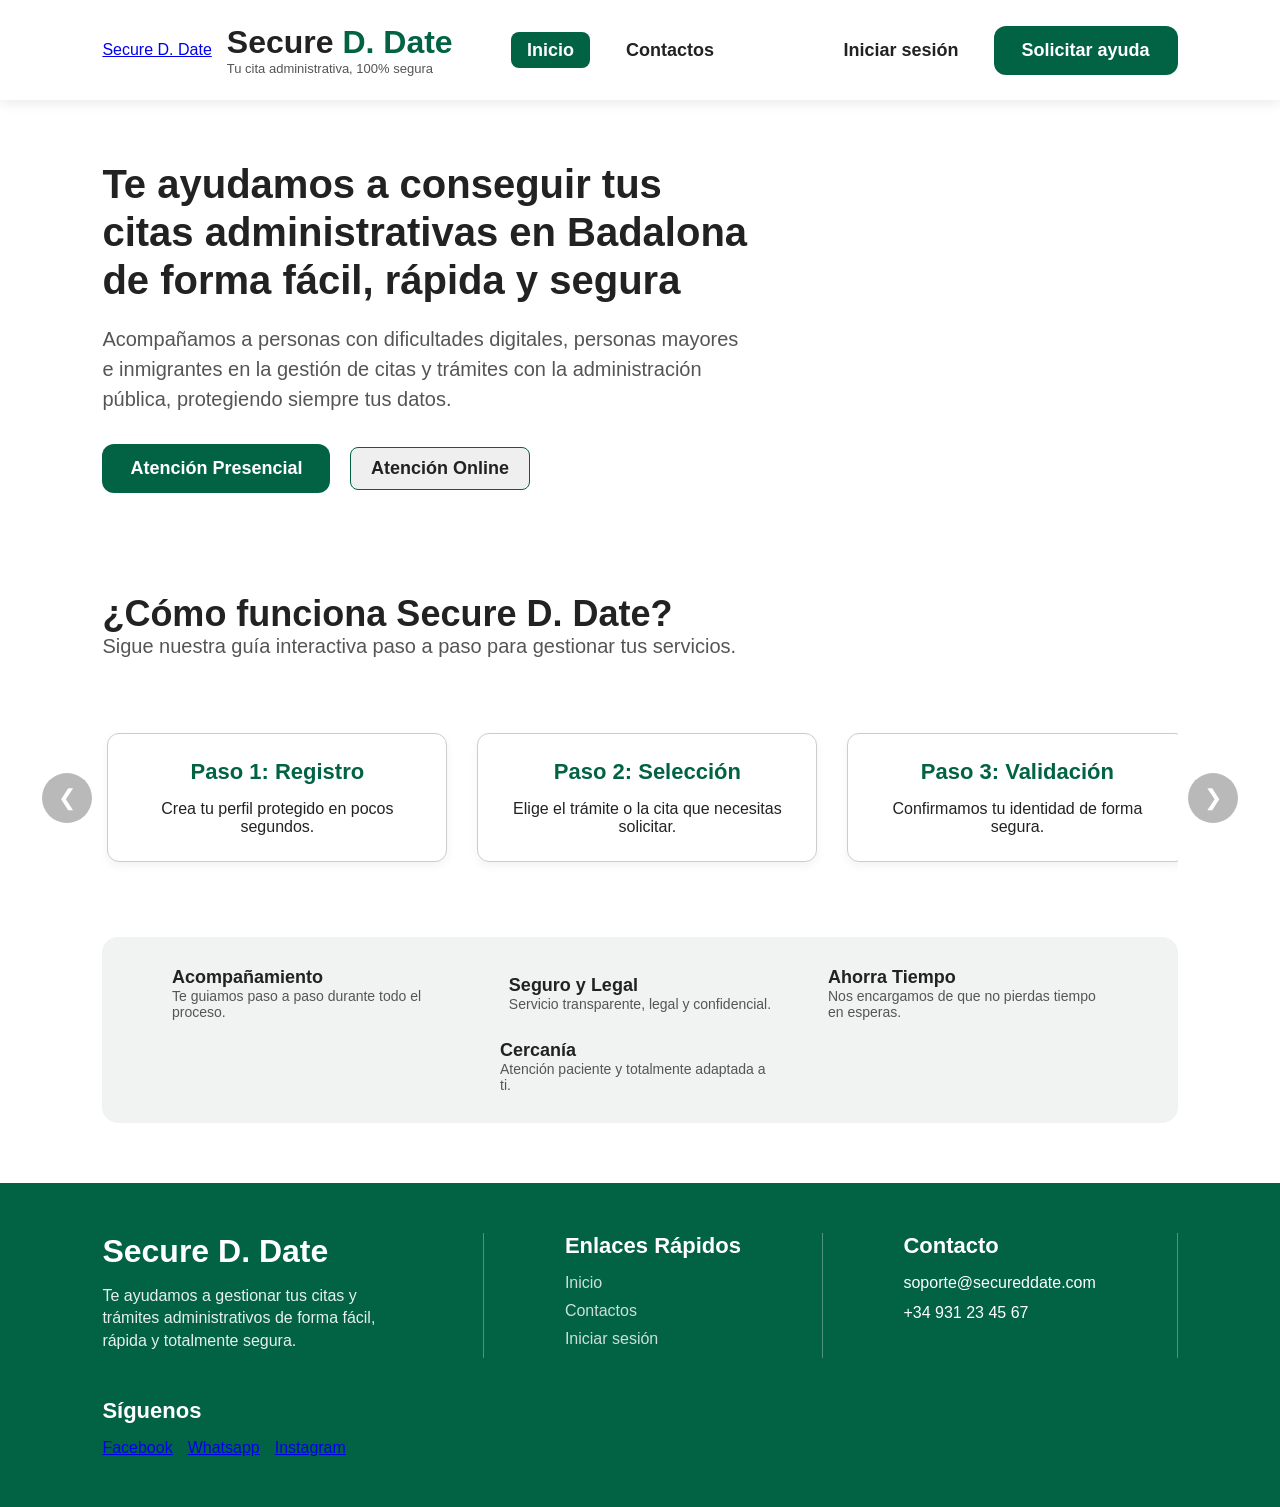
<file: index.html>
<!DOCTYPE html>
<html lang="es">
<head>
    <meta charset="UTF-8">
    <meta name="viewport" content="width=device-width, initial-scale=1.0">
    <title>Secure D. Date - Inicio</title>
    <link rel="stylesheet" href="style.css">
</head>
<body>
    <main>
        <header class="main-header">
            <div class="logo-block">
                <a href="index.html">Secure D. Date</a>
                <div class="logo-words">
                    <h1>Secure <span>D. Date</span></h1>
                    <p>Tu cita administrativa, 100% segura</p>
                </div>
            </div>
            
            <nav>
                <ul class="nav-menu">
                    <li><a href="index.html" class="nav-link active">Inicio</a></li>
                    <li><a href="contacto.html" class="nav-link">Contactos</a></li>
                    <li id="userName" style="font-weight: bold; color: #026344; margin-left: 15px;"></li>
                </ul>
            </nav>

            <div class="header-buttons">
                <a href="login.html" class="btn-secondary">Iniciar sesión</a>
                <a href="contacto.html" class="btn-primary">Solicitar ayuda</a>
            </div>
        </header>

        <section class="hero-section">
            <div class="hero-text">
                <h2>Te ayudamos a conseguir tus citas administrativas en Badalona de forma fácil, rápida y segura</h2>
                <p>Acompañamos a personas con dificultades digitales, personas mayores e inmigrantes en la gestión de citas y trámites con la administración pública, protegiendo siempre tus datos.</p>
                <div>
                    <button class="btn-primary">Atención Presencial</button>
                    <button class="btn-secondary" style="border: 1px solid #026344; margin-left: 15px;">Atención Online</button>
                </div>
            </div>
        </section>

        <div class="intro-container">
            <div class="intro-title-block">
                <div class="intro-text-block">
                    <h2>¿Cómo funciona Secure D. Date?</h2>
                    <p>Sigue nuestra guía interactiva paso a paso para gestionar tus servicios.</p>
                </div>
            </div>
        </div>

        <section class="productos-container">
            <div class="slider-wrapper">
                <button class="arrow left">&#10094;</button>
                
                <div class="slider-track">
                    <div class="card">
                        <h3>Paso 1: Registro</h3>
                        <p>Crea tu perfil protegido en pocos segundos.</p>
                    </div>
                    <div class="card">
                        <h3>Paso 2: Selección</h3>
                        <p>Elige el trámite o la cita que necesitas solicitar.</p>
                    </div>
                    <div class="card">
                        <h3>Paso 3: Validación</h3>
                        <p>Confirmamos tu identidad de forma segura.</p>
                    </div>
                    <div class="card">
                        <h3>Paso 4: Acompañamiento</h3>
                        <p>Te guiamos el día y hora de tu cita.</p>
                    </div>
                </div>

                <button class="arrow right">&#10095;</button>
            </div>
        </section>

        <div class="features-banner">
            <div class="feature-item">
                <div class="feature-text">
                    <h4>Acompañamiento</h4>
                    <p>Te guiamos paso a paso durante todo el proceso.</p>
                </div>
            </div>
            <div class="feature-item">
                <div class="feature-text">
                    <h4>Seguro y Legal</h4>
                    <p>Servicio transparente, legal y confidencial.</p>
                </div>
            </div>
            <div class="feature-item">
                <div class="feature-text">
                    <h4>Ahorra Tiempo</h4>
                    <p>Nos encargamos de que no pierdas tiempo en esperas.</p>
                </div>
            </div>
            <div class="feature-item">
                <div class="feature-text">
                    <h4>Cercanía</h4>
                    <p>Atención paciente y totalmente adaptada a ti.</p>
                </div>
            </div>
        </div>

        <footer class="main-footer">
            <div class="footer-container">
                <div class="footer-brand">
                    <div class="footer-logo-block">
                        <h2>Secure D. Date</h2>
                    </div>
                    <p>Te ayudamos a gestionar tus citas y trámites administrativos de forma fácil, rápida y totalmente segura.</p>
                </div>
                <div class="footer-divider"></div>
                <div class="footer-links">
                    <h3>Enlaces Rápidos</h3>
                    <ul>
                        <li><a href="index.html">Inicio</a></li>
                        <li><a href="contacto.html">Contactos</a></li>
                        <li><a href="login.html">Iniciar sesión</a></li>
                    </ul>
                </div>
                <div class="footer-divider"></div>
                <div class="footer-contact">
                    <h3>Contacto</h3>
                    <div class="footer-contact-list">
                        <div class="footer-contact-item">
                            <p>soporte@secureddate.com</p>
                        </div>
                        <div class="footer-contact-item">
                            <p>+34 931 23 45 67</p>
                        </div>
                    </div>
                </div>
                <div class="footer-divider"></div>
                <div class="footer-socials">
                    <h3>Síguenos</h3>
                    <div class="footer-social-icons">
                        <a href="#">Facebook</a>
                        <a href="#">Whatsapp</a>
                        <a href="#">Instagram</a>
                    </div>
                </div>
            </div>
        </footer>
    </main>
    <script src="script.js"></script>
</body>
</html>
</file>
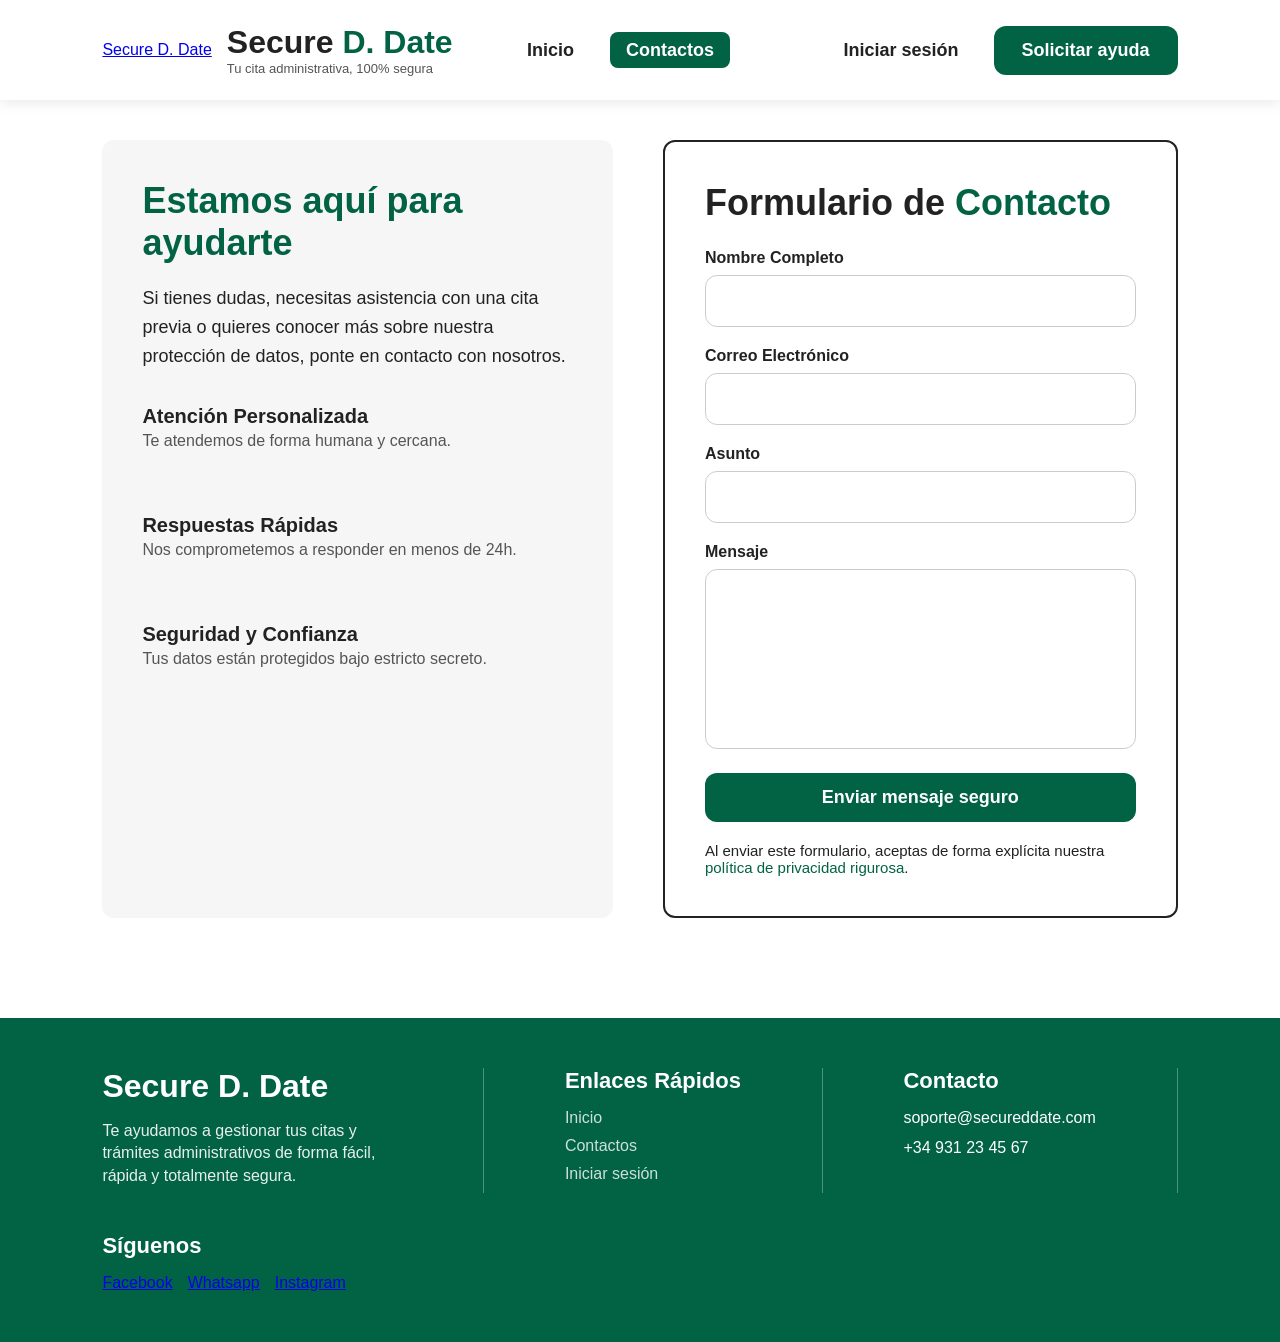
<file: contacto.html>
<!DOCTYPE html>
<html lang="es">
<head>
    <meta charset="UTF-8">
    <meta name="viewport" content="width=device-width, initial-scale=1.0">
    <title>Secure D. Date - Contacto</title>
    <link rel="stylesheet" href="style.css">
</head>
<body>
    <main>
        <header class="main-header">
            <div class="logo-block">
                <a href="index.html">Secure D. Date</a>
                <div class="logo-words">
                    <h1>Secure <span>D. Date</span></h1>
                    <p>Tu cita administrativa, 100% segura</p>
                </div>
            </div>
            <nav>
                <ul class="nav-menu">
                    <li><a href="index.html" class="nav-link">Inicio</a></li>
                    <li><a href="contacto.html" class="nav-link active">Contactos</a></li>
                    <li id="userName" style="font-weight: bold; color: #026344; margin-left: 15px;"></li>
                </ul>
            </nav>
            <div class="header-buttons">
                <a href="login.html" class="btn-secondary">Iniciar sesión</a>
                <a href="contacto.html" class="btn-primary">Solicitar ayuda</a>
            </div>
        </header>

        <div class="form-view-container">
            <div class="info-side-panel">
                <h2>Estamos aquí para ayudarte</h2>
                <p>Si tienes dudas, necesitas asistencia con una cita previa o quieres conocer más sobre nuestra protección de datos, ponte en contacto con nosotros.</p>
                
                <div class="info-list">
                    <div class="info-item">
                        <div class="info-item-text">
                            <h4>Atención Personalizada</h4>
                            <p>Te atendemos de forma humana y cercana.</p>
                        </div>
                    </div>
                    <div class="info-item">
                        <div class="info-item-text">
                            <h4>Respuestas Rápidas</h4>
                            <p>Nos comprometemos a responder en menos de 24h.</p>
                        </div>
                    </div>
                    <div class="info-item">
                        <div class="info-item-text">
                            <h4>Seguridad y Confianza</h4>
                            <p>Tus datos están protegidos bajo estricto secreto.</p>
                        </div>
                    </div>
                </div>
            </div>

            <form id="contactForm" class="form-box">
                <h2>Formulario de <span>Contacto</span></h2>
                
                <div class="form-group">
                    <label for="nombre">Nombre Completo</label>
                    <input type="text" id="nombre" class="form-input">
                </div>

                <div class="form-group">
                    <label for="email">Correo Electrónico</label>
                    <input type="email" id="email" class="form-input">
                </div>

                <div class="form-group">
                    <label for="asunto">Asunto</label>
                    <input type="text" id="asunto" class="form-input">
                </div>

                <div class="form-group">
                    <label for="mensaje">Mensaje</label>
                    <textarea id="mensaje" class="form-input"></textarea>
                </div>

                <button type="submit" id="sendMessage" class="btn-primary w-full">Enviar mensaje seguro</button>

                <div class="form-notice">
                    <p>Al enviar este formulario, aceptas de forma explícita nuestra <span>política de privacidad rigurosa</span>.</p>
                </div>
            </form>
        </div>

        <footer class="main-footer">
            <div class="footer-container">
                <div class="footer-brand">
                    <div class="footer-logo-block">
                        <h2>Secure D. Date</h2>
                    </div>
                    <p>Te ayudamos a gestionar tus citas y trámites administrativos de forma fácil, rápida y totalmente segura.</p>
                </div>
                <div class="footer-divider"></div>
                <div class="footer-links">
                    <h3>Enlaces Rápidos</h3>
                    <ul>
                        <li><a href="index.html">Inicio</a></li>
                        <li><a href="contacto.html">Contactos</a></li>
                        <li><a href="login.html">Iniciar sesión</a></li>
                    </ul>
                </div>
                <div class="footer-divider"></div>
                <div class="footer-contact">
                    <h3>Contacto</h3>
                    <div class="footer-contact-list">
                        <div class="footer-contact-item">
                            <p>soporte@secureddate.com</p>
                        </div>
                        <div class="footer-contact-item">
                            <p>+34 931 23 45 67</p>
                        </div>
                    </div>
                </div>
                <div class="footer-divider"></div>
                <div class="footer-socials">
                    <h3>Síguenos</h3>
                    <div class="footer-social-icons">
                        <a href="#">Facebook</a>
                        <a href="#">Whatsapp</a>
                        <a href="#">Instagram</a>
                    </div>
                </div>
            </div>
        </footer>
    </main>
    <script src="script.js"></script>
</body>
</html>
</file>
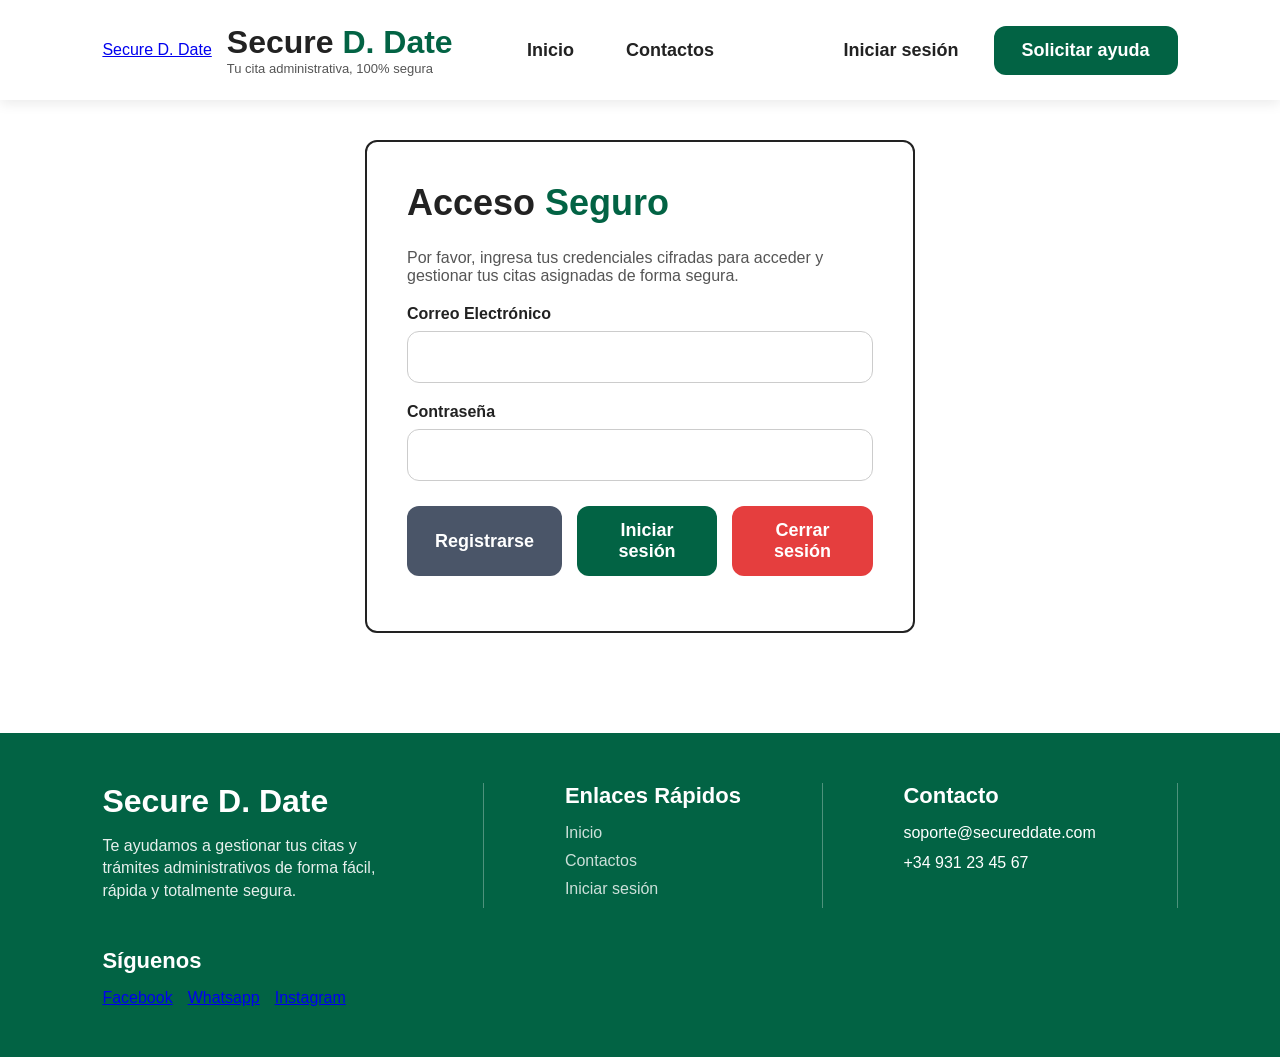
<file: login.html>
<!DOCTYPE html>
<html lang="es">
<head>
    <meta charset="UTF-8">
    <meta name="viewport" content="width=device-width, initial-scale=1.0">
    <title>Secure D. Date - Acceso</title>
    <link rel="stylesheet" href="style.css">
</head>
<body>
    <main>
        <header class="main-header">
            <div class="logo-block">
                <a href="index.html">Secure D. Date</a>
                <div class="logo-words">
                    <h1>Secure <span>D. Date</span></h1>
                    <p>Tu cita administrativa, 100% segura</p>
                </div>
            </div>
            <nav>
                <ul class="nav-menu">
                    <li><a href="index.html" class="nav-link">Inicio</a></li>
                    <li><a href="contacto.html" class="nav-link">Contactos</a></li>
                    <li id="userName" style="font-weight: bold; color: #026344; margin-left: 15px;"></li>
                </ul>
            </nav>
            <div class="header-buttons">
                <a href="login.html" class="btn-secondary">Iniciar sesión</a>
                <a href="contacto.html" class="btn-primary">Solicitar ayuda</a>
            </div>
        </header>

        <div class="form-view-container">
            <form id="loginForm" class="form-box" style="max-width: 550px;">
                <h2>Acceso <span>Seguro</span></h2>
                <p style="color: var(--text-muted); margin-bottom: 20px;">Por favor, ingresa tus credenciales cifradas para acceder y gestionar tus citas asignadas de forma segura.</p>
                
                <div class="form-group">
                    <label for="email">Correo Electrónico</label>
                    <input type="email" id="email" class="form-input">
                </div>

                <div class="form-group">
                    <label for="password">Contraseña</label>
                    <input type="password" id="password" class="form-input">
                </div>

                <div class="button-row">
                    <button id="register" class="btn-gray">Registrarse</button>
                    <button id="login" class="btn-primary">Iniciar sesión</button>
                    <button id="logout" class="btn-danger">Cerrar sesión</button>
                </div>

                <p id="message" class="status-message"></p>
            </form>


        </div>

        <footer class="main-footer">
            <div class="footer-container">
                <div class="footer-brand">
                    <div class="footer-logo-block">
                        <h2>Secure D. Date</h2>
                    </div>
                    <p>Te ayudamos a gestionar tus citas y trámites administrativos de forma fácil, rápida y totalmente segura.</p>
                </div>
                <div class="footer-divider"></div>
                <div class="footer-links">
                    <h3>Enlaces Rápidos</h3>
                    <ul>
                        <li><a href="index.html">Inicio</a></li>
                        <li><a href="contacto.html">Contactos</a></li>
                        <li><a href="login.html">Iniciar sesión</a></li>
                    </ul>
                </div>
                <div class="footer-divider"></div>
                <div class="footer-contact">
                    <h3>Contacto</h3>
                    <div class="footer-contact-list">
                        <div class="footer-contact-item">
                            <p>soporte@secureddate.com</p>
                        </div>
                        <div class="footer-contact-item">
                            <p>+34 931 23 45 67</p>
                        </div>
                    </div>
                </div>
                <div class="footer-divider"></div>
                <div class="footer-socials">
                    <h3>Síguenos</h3>
                    <div class="footer-social-icons">
                        <a href="#">Facebook</a>
                        <a href="#">Whatsapp</a>
                        <a href="#">Instagram</a>
                    </div>
                </div>
            </div>
        </footer>
    </main>
    <script src="script.js"></script>
</body>
</html>
</file>
<file: style.css>
/* ===== CONFIGURACIÓN GLOBAL ===== */
:root {
    --primary-color: #026344; /* Verde corporativo original */
    --primary-hover: #01442e;
    --bg-light: #f0f3f1;
    --bg-card: #f7f6f6;
    --text-dark: #222222;
    --text-muted: #555555;
    --white: #ffffff;
    --border-color: #cccccc;
}

* {
    margin: 0;
    padding: 0;
    box-sizing: border-box;
    font-family: 'Segoe UI', Tahoma, Geneva, Verdana, sans-serif;
}

body {
    color: var(--text-dark);
    background-color: var(--white);
    overflow-x: hidden;
}

/* ===== ENCABEZADO / NAVBAR ===== */
.main-header {
    display: flex;
    justify-content: space-between;
    align-items: center;
    padding: 20px 8%;
    height: 100px;
    box-shadow: 0 4px 12px rgba(0, 0, 0, 0.08);
    background-color: var(--white);
}

.logo-block {
    display: flex;
    align-items: center;
    gap: 15px;
}

.logo-block img {
    height: 55px;
    width: auto;
}

.logo-words h1 {
    font-size: 32px;
    font-weight: 700;
}

.logo-words h1 span {
    color: var(--primary-color);
}

.logo-words p {
    font-size: 13px;
    color: var(--text-muted);
}

.nav-menu {
    display: flex;
    align-items: center;
    gap: 20px;
    list-style: none;
}

.nav-link {
    text-decoration: none;
    font-size: 18px;
    font-weight: 600;
    color: var(--text-dark);
    padding: 8px 16px;
    border-radius: 8px;
    transition: all 0.3s ease;
}

.nav-link:hover {
    background-color: var(--bg-light);
    transform: translateY(-2px);
}

.nav-link.active {
    background-color: var(--primary-color);
    color: var(--white);
}

.header-buttons {
    display: flex;
    align-items: center;
    gap: 15px;
}

.btn-secondary {
    text-decoration: none;
    font-size: 18px;
    font-weight: 600;
    color: var(--text-dark);
    padding: 10px 20px;
    border-radius: 8px;
    transition: all 0.3s ease;
}

.btn-secondary:hover {
    background-color: var(--bg-light);
    transform: translateY(-2px);
}

.btn-primary {
    text-decoration: none;
    font-size: 18px;
    font-weight: 600;
    color: var(--white);
    background-color: var(--primary-color);
    padding: 14px 28px;
    border-radius: 12px;
    transition: all 0.3s ease;
    border: none;
    cursor: pointer;
}

.btn-primary:hover {
    background-color: var(--primary-hover);
    transform: translateY(-2px);
}

/* ===== SECCIÓN HERO / CONTENIDO PRINCIPAL ===== */
.hero-section {
    display: flex;
    align-items: center;
    justify-content: space-between;
    padding: 60px 8%;
    gap: 50px;
}

.hero-text {
    flex: 1;
    max-width: 650px;
}

.hero-text h2 {
    font-size: 40px;
    font-weight: 700;
    line-height: 1.2;
    margin-bottom: 20px;
}

.hero-text p {
    font-size: 20px;
    color: var(--text-muted);
    line-height: 1.5;
    margin-bottom: 30px;
}

.hero-image {
    flex: 1;
    display: flex;
    justify-content: center;
}

.hero-image img {
    width: 100%;
    max-width: 550px;
    height: auto;
    border-radius: 15px;
}

/* ===== SECCIÓN EXPLICATIVA (CÓMO FUNCIONA / INTRO) ===== */
.intro-container {
    padding: 40px 8% 10px 8%;
}

.intro-title-block {
    display: flex;
    align-items: center;
    gap: 20px;
    margin-bottom: 30px;
}

.icon-circle {
    width: 70px;
    height: 70px;
    background-color: var(--bg-light);
    border-radius: 50%;
    display: flex;
    justify-content: center;
    align-items: center;
}

.icon-circle img {
    width: 40px;
}

.intro-text-block h2 {
    font-size: 36px;
    font-weight: 700;
}

.intro-text-block p {
    font-size: 20px;
    color: var(--text-muted);
}

/* ===== CONTENEDOR SLIDER (PRODUCTOS / VIDEOS) ===== */
.productos-container {
    padding: 20px 8%;
    position: relative;
    display: flex;
    justify-content: center;
}

.slider-wrapper {
    position: relative;
    width: 100%;
    max-width: 1100px;
}

.slider-track {
    display: flex;
    gap: 30px;
    overflow-x: hidden; /* JavaScript manejará el scroll de forma limpia */
    scroll-behavior: smooth;
    padding: 15px 5px;
}

.card {
    flex: 0 0 340px; /* Ancho fijo para cada tarjeta */
    background-color: var(--white);
    border: 1px solid var(--border-color);
    border-radius: 12px;
    padding: 25px;
    text-align: center;
    box-shadow: 0 4px 10px rgba(0,0,0,0.05);
    transition: transform 0.3s ease, box-shadow 0.3s ease;
}

.card:hover {
    transform: translateY(-5px);
    box-shadow: 0 8px 20px rgba(0,0,0,0.1);
}

.card h3 {
    font-size: 22px;
    margin-bottom: 15px;
    color: var(--primary-color);
}

.card img {
    width: 100%;
    height: 180px;
    object-fit: cover;
    border-radius: 8px;
    margin-bottom: 15px;
}

/* Botones Flechas del Slider */
.arrow {
    position: absolute;
    top: 50%;
    transform: translateY(-50%);
    background-color: #b9b9b9;
    color: var(--white);
    border: none;
    width: 50px;
    height: 50px;
    border-radius: 50%;
    cursor: pointer;
    font-size: 22px;
    display: flex;
    align-items: center;
    justify-content: center;
    z-index: 10;
    transition: background 0.3s, transform 0.3s;
}

.arrow:hover {
    background-color: var(--primary-color);
    transform: translateY(-50%) scale(1.1);
}

.arrow.left { left: -60px; }
.arrow.right { right: -60px; }

/* ===== ICONOS DE CARACTERÍSTICAS (TERCER CONTAINER) ===== */
.features-banner {
    display: flex;
    justify-content: space-around;
    align-items: center;
    flex-wrap: wrap;
    background-color: var(--bg-light);
    padding: 30px 4%;
    margin: 40px 8%;
    border-radius: 16px;
    gap: 20px;
}

.feature-item {
    display: flex;
    align-items: center;
    gap: 15px;
    max-width: 280px;
}

.feature-item img {
    width: 60px;
    height: 60px;
    object-fit: contain;
}

.feature-text h4 {
    font-size: 18px;
    font-weight: 700;
}

.feature-text p {
    font-size: 14px;
    color: var(--text-muted);
}

/* ===== FORMULARIOS (CONTACTO / LOGIN) ===== */
.form-view-container {
    display: flex;
    justify-content: center;
    gap: 50px;
    padding: 40px 8%;
}

.info-side-panel {
    flex: 1;
    background-color: var(--bg-card);
    padding: 40px;
    border-radius: 12px;
    max-width: 550px;
}

.info-side-panel h2 {
    font-size: 36px;
    color: var(--primary-color);
    margin-bottom: 20px;
}

.info-side-panel p {
    font-size: 18px;
    line-height: 1.6;
    margin-bottom: 35px;
}

.info-list {
    display: flex;
    flex-content: column;
    flex-direction: column;
    gap: 25px;
}

.info-item {
    display: flex;
    align-items: center;
    gap: 20px;
}

.info-item .icon-box {
    background-color: #d7ece3;
    padding: 12px;
    border-radius: 50%;
    display: flex;
    align-items: center;
    justify-content: center;
}

.info-item img {
    width: 50px;
    height: 50px;
}

.info-item-text h4 {
    font-size: 20px;
    font-weight: 700;
}

.info-item-text p {
    font-size: 16px;
    color: var(--text-muted);
}

/* Cajas de Formulario */
.form-box {
    flex: 1;
    border: 2px solid var(--text-dark);
    border-radius: 12px;
    padding: 40px;
    max-width: 600px;
    background-color: var(--white);
}

.form-box h2 {
    font-size: 36px;
    margin-bottom: 25px;
}

.form-box h2 span {
    color: var(--primary-color);
}

.form-group {
    margin-bottom: 20px;
}

.form-group label {
    display: block;
    font-size: 16px;
    font-weight: 600;
    margin-bottom: 8px;
}

.form-input {
    width: 100%;
    padding: 16px;
    border: 1px solid var(--border-color);
    border-radius: 12px;
    font-size: 16px;
    outline: none;
    background-color: transparent;
    transition: border 0.3s;
}

.form-input:focus {
    border-color: var(--primary-color);
}

textarea.form-input {
    height: 180px;
    resize: none;
}

.w-full {
    width: 100%;
}

.form-notice {
    display: flex;
    align-items: center;
    gap: 10px;
    margin-top: 20px;
    font-size: 15px;
}

.form-notice img {
    width: 20px;
}

.form-notice span {
    color: var(--primary-color);
    cursor: pointer;
}

.button-row {
    display: flex;
    gap: 15px;
    margin-top: 25px;
}

.btn-gray {
    background-color: #4a5568;
    color: var(--white);
    border: none;
    padding: 14px 28px;
    border-radius: 12px;
    font-size: 18px;
    font-weight: 600;
    cursor: pointer;
    transition: background 0.3s;
}

.btn-gray:hover { background-color: #2d3748; }

.btn-danger {
    background-color: #e53e3e;
    color: var(--white);
    border: none;
    padding: 14px 28px;
    border-radius: 12px;
    font-size: 18px;
    font-weight: 600;
    cursor: pointer;
    transition: background 0.3s;
}

.btn-danger:hover { background-color: #c53030; }

.status-message {
    margin-top: 15px;
    font-size: 16px;
    font-weight: 600;
    color: var(--primary-color);
}

/* ===== PIE DE PÁGINA / FOOTER ===== */
.main-footer {
    background-color: var(--primary-color);
    color: var(--white);
    padding: 50px 8%;
    margin-top: 60px;
}

.footer-container {
    display: flex;
    justify-content: space-between;
    flex-wrap: wrap;
    gap: 40px;
}

.footer-brand {
    max-width: 300px;
}

.footer-logo-block {
    display: flex;
    align-items: center;
    gap: 10px;
    margin-bottom: 15px;
}

.footer-logo-block h2 {
    font-size: 32px;
}

.footer-brand p {
    font-size: 16px;
    line-height: 1.4;
    opacity: 0.9;
}

.footer-divider {
    width: 1px;
    background-color: rgba(255,255,255,0.3);
}

.footer-links h3, .footer-contact h3, .footer-socials h3 {
    font-size: 22px;
    margin-bottom: 15px;
    font-weight: 600;
}

.footer-links ul {
    list-style: none;
}

.footer-links ul li {
    margin-bottom: 10px;
}

.footer-links ul li a {
    color: var(--white);
    text-decoration: none;
    opacity: 0.8;
    transition: opacity 0.3s;
}

.footer-links ul li a:hover { opacity: 1; }

.footer-contact-list {
    display: flex;
    flex-direction: column;
    gap: 12px;
}

.footer-contact-item {
    display: flex;
    align-items: center;
    gap: 10px;
}

.footer-contact-item img {
    width: 22px;
}

.footer-social-icons {
    display: flex;
    gap: 15px;
}
</file>
